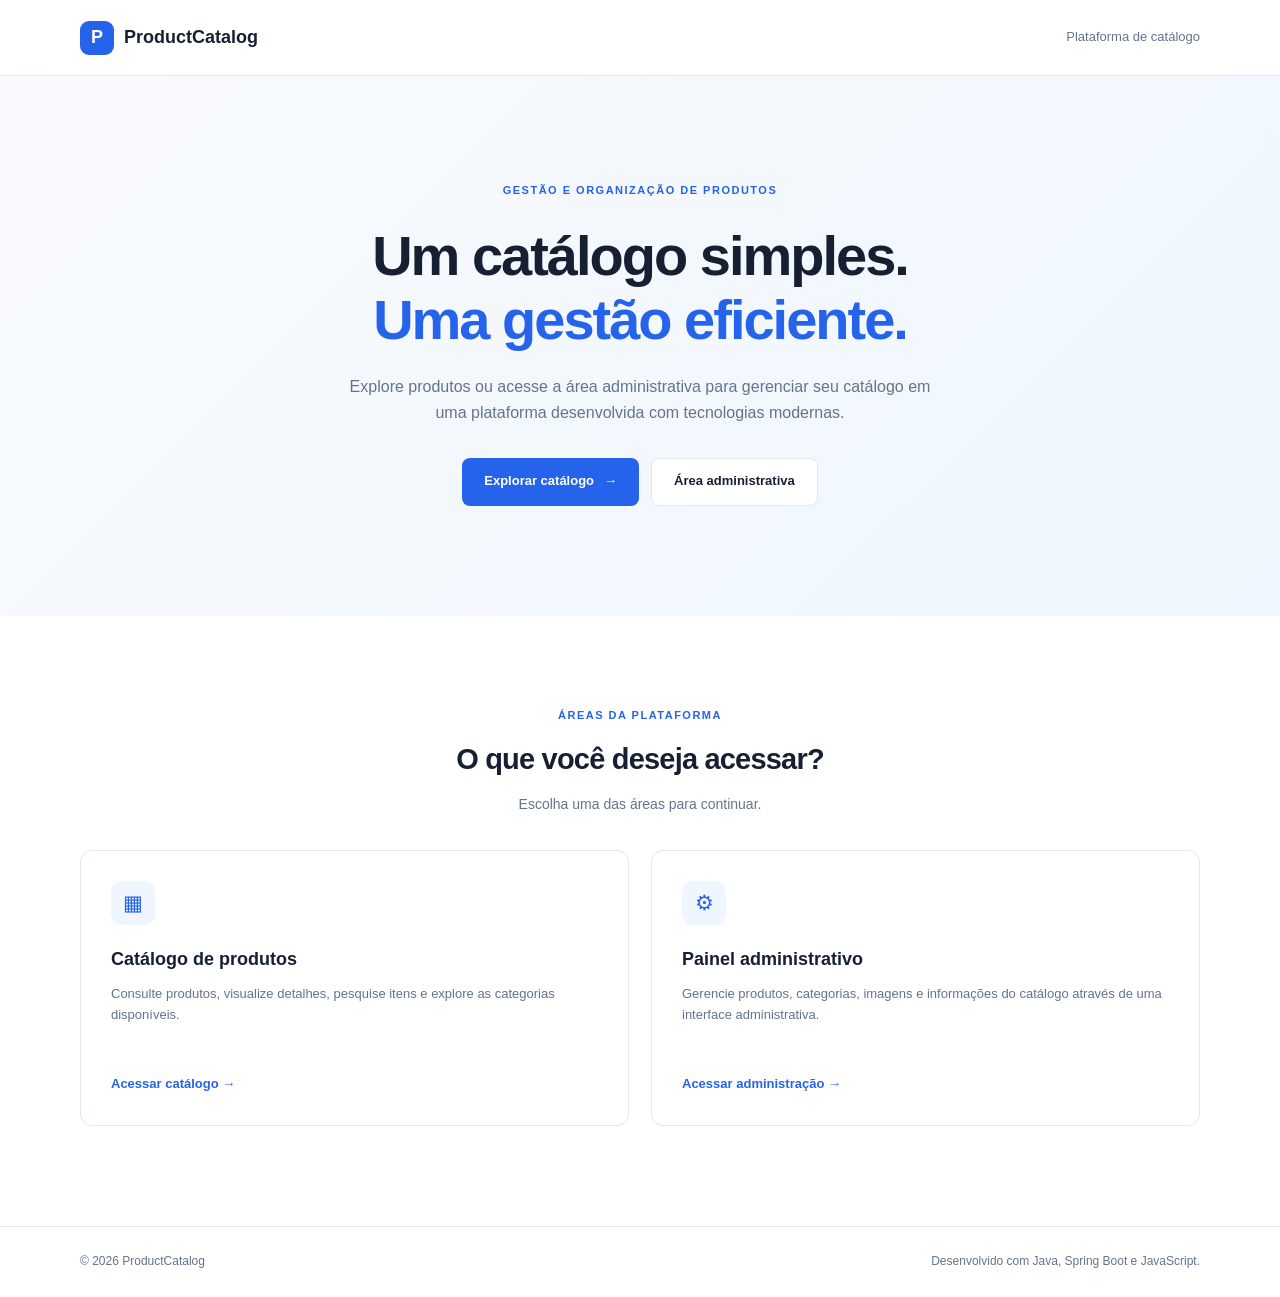
<file: index.html>
<!DOCTYPE html>
<html lang="pt-BR">

<head>
    <meta charset="UTF-8">
    <meta name="viewport" content="width=device-width, initial-scale=1.0">

    <meta name="description"
        content="ProductCatalog - Uma plataforma de gerenciamento e exposição de catálogos de produtos.">

    <meta name="theme-color" content="#2563eb">

    <title>ProductCatalog | Plataforma de Catálogo</title>

    <link rel="stylesheet" href="./assets/css/style.css">
</head>

<body>

    <header class="header">
        <div class="container header-content">

            <a href="./index.html" class="logo">
                <span class="logo-icon">P</span>
                <span>ProductCatalog</span>
            </a>

            <span class="header-label">Plataforma de catálogo</span>

        </div>
    </header>

    <main>

        <section class="hero">
            <div class="container hero-content">

                <span class="eyebrow">GESTÃO E ORGANIZAÇÃO DE PRODUTOS</span>

                <h1>
                    Um catálogo simples.
                    <span>Uma gestão eficiente.</span>
                </h1>

                <p>
                    Explore produtos ou acesse a área administrativa
                    para gerenciar seu catálogo em uma plataforma
                    desenvolvida com tecnologias modernas.
                </p>

                <div class="actions">

                    <a href="./store/index.html" class="button button-primary">
                        Explorar catálogo
                        <span aria-hidden="true">→</span>
                    </a>

                    <a href="./admin/index.html" class="button button-secondary">
                        Área administrativa
                    </a>

                </div>

            </div>
        </section>

        <section class="features">
            <div class="container">

                <div class="section-heading">
                    <span class="eyebrow">ÁREAS DA PLATAFORMA</span>
                    <h2>O que você deseja acessar?</h2>
                    <p>Escolha uma das áreas para continuar.</p>
                </div>

                <div class="feature-grid">

                    <article class="feature-card">

                        <div class="feature-icon">▦</div>

                        <h3>Catálogo de produtos</h3>

                        <p>
                            Consulte produtos, visualize detalhes,
                            pesquise itens e explore as categorias
                            disponíveis.
                        </p>

                        <a href="./store/index.html" class="card-link">
                            Acessar catálogo →
                        </a>

                    </article>

                    <article class="feature-card">

                        <div class="feature-icon">⚙</div>

                        <h3>Painel administrativo</h3>

                        <p>
                            Gerencie produtos, categorias, imagens
                            e informações do catálogo através de
                            uma interface administrativa.
                        </p>

                        <a href="./admin/index.html" class="card-link">
                            Acessar administração →
                        </a>

                    </article>

                </div>

            </div>
        </section>

    </main>

    <footer class="footer">
        <div class="container footer-content">

            <span>© 2026 ProductCatalog</span>

            <span>Desenvolvido com Java, Spring Boot e JavaScript.</span>

        </div>
    </footer>

</body>

</html>
</file>
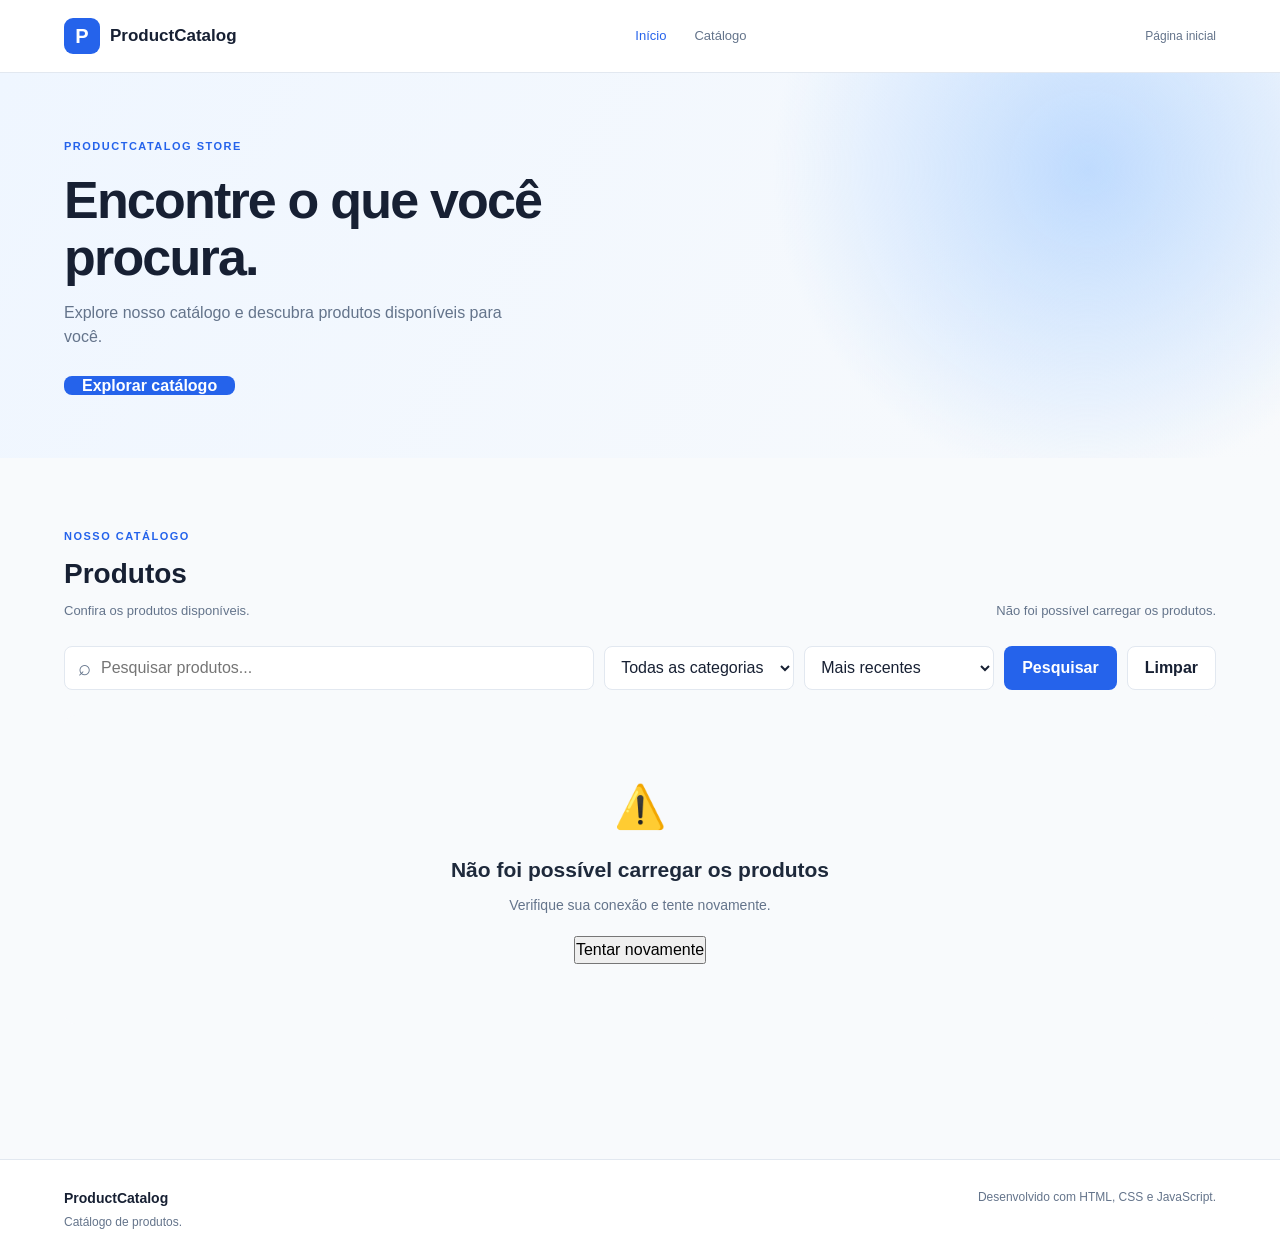
<file: store/index.html>
<!DOCTYPE html>
<html lang="pt-BR">

<head>
    <meta charset="UTF-8">
    <meta name="viewport" content="width=device-width, initial-scale=1.0">

    <meta name="description"
          content="Explore o catálogo de produtos da ProductCatalog.">

    <title>ProductCatalog | Loja</title>

    <link rel="stylesheet" href="./css/style.css">
    <link rel="stylesheet" href="./css/layout.css">
    <link rel="stylesheet" href="./css/responsive.css">

    <script type="module" src="./js/app.js"></script>
</head>

<body>

    <header class="site-header">
        <div class="header-container">

            <a href="./index.html" class="brand">
                <span class="brand-icon">P</span>
                <span>ProductCatalog</span>
            </a>

            <nav class="header-navigation">
                <a href="./index.html" class="active">Início</a>
                <a href="#catalog">Catálogo</a>
            </nav>

            <a href="../" class="header-link">
                Página inicial
            </a>

        </div>
    </header>

    <main>

        <section class="hero">
            <div class="hero-content">
                <span class="eyebrow">PRODUCTCATALOG STORE</span>

                <h1>Encontre o que você procura.</h1>

                <p>
                    Explore nosso catálogo e descubra produtos
                    disponíveis para você.
                </p>

                <a href="#catalog" class="primary-button">
                    Explorar catálogo
                </a>
            </div>
        </section>

        <section class="catalog-section" id="catalog">

            <div class="section-heading">
                <div>
                    <span class="eyebrow">NOSSO CATÁLOGO</span>
                    <h2>Produtos</h2>
                    <p>Confira os produtos disponíveis.</p>
                </div>

                <span class="product-count" id="product-count">
                    Carregando...
                </span>
            </div>

            <div class="catalog-toolbar">

                <div class="search-box">
                    <span>⌕</span>
                    <input
                        type="search"
                        id="search-input"
                        placeholder="Pesquisar produtos..."
                        aria-label="Pesquisar produtos"
                    >
                </div>

                <select id="category-filter" aria-label="Filtrar por categoria">
                    <option value="">Todas as categorias</option>
                </select>

                <select id="sort-select" aria-label="Ordenar produtos">

                    <option value="createdAt,desc">Mais recentes</option>

                    <option value="name,asc">Nome: A–Z</option>

                    <option value="price,asc">Menor preço</option>

                    <option value="price,desc">Maior preço</option>

               </select>

                <button type="button" id="search-button" class="primary-button">
                    Pesquisar
                </button>

                <button type="button" id="clear-button" class="secondary-button">
                    Limpar
                </button>

            </div>

            <div id="catalog-message" class="catalog-message" hidden>
                <div class="message-icon" id="message-icon">📦</div>
                <h3 id="message-title">Nenhum produto encontrado</h3>
                <p id="message-description">
                Não encontramos produtos para exibir.
                </p>
                <button id="retry-button" class="btn-primary" hidden>
                Tentar novamente
                </button>
            </div>
    

            <div class="product-grid" id="product-grid"></div>

            <nav class="pagination" id="pagination" aria-label="Paginação"></nav>

        </section>

    </main>

    <footer class="site-footer">
        <div>
            <strong>ProductCatalog</strong>
            <p>Catálogo de produtos.</p>
        </div>

        <span>Desenvolvido com HTML, CSS e JavaScript.</span>
    </footer>

</body>
</html>
</file>
<file: assets/css/style.css>
:root {
    --primary: #2563eb;
    --primary-dark: #1d4ed8;
    --text: #172033;
    --muted: #64748b;
    --background: #ffffff;
    --surface: #f8fafc;
    --border: #e2e8f0;
}

* {
    margin: 0;
    padding: 0;
    box-sizing: border-box;
}

body {
    font-family: Arial, Helvetica, sans-serif;
    color: var(--text);
    background: var(--background);
    line-height: 1.6;
}

a {
    color: inherit;
    text-decoration: none;
}

.container {
    width: min(1120px, calc(100% - 40px));
    margin: 0 auto;
}

/* HEADER */

.header {
    height: 76px;
    border-bottom: 1px solid var(--border);
    background: white;
}

.header-content {
    height: 100%;
    display: flex;
    align-items: center;
    justify-content: space-between;
}

.logo {
    display: flex;
    align-items: center;
    gap: 10px;
    font-size: 18px;
    font-weight: 700;
}

.logo-icon {
    width: 34px;
    height: 34px;
    display: grid;
    place-items: center;
    color: white;
    background: var(--primary);
    border-radius: 9px;
}

.header-label {
    color: var(--muted);
    font-size: 13px;
}

/* HERO */

.hero {
    padding: 100px 0 110px;
    background: linear-gradient(135deg, #f8fafc, #eff6ff);
    text-align: center;
}

.hero-content {
    max-width: 760px;
}

.eyebrow {
    color: var(--primary);
    font-size: 11px;
    font-weight: 700;
    letter-spacing: 1.5px;
}

.hero h1 {
    margin: 22px 0;
    font-size: clamp(36px, 5vw, 56px);
    line-height: 1.15;
    letter-spacing: -2px;
}

.hero h1 span {
    display: block;
    color: var(--primary);
}

.hero p {
    max-width: 590px;
    margin: 0 auto;
    color: var(--muted);
    font-size: 16px;
}

.actions {
    display: flex;
    justify-content: center;
    flex-wrap: wrap;
    gap: 12px;
    margin-top: 32px;
}

.button {
    display: inline-flex;
    align-items: center;
    justify-content: center;
    gap: 10px;
    min-height: 48px;
    padding: 0 22px;
    border-radius: 8px;
    font-size: 13px;
    font-weight: 700;
    transition: 0.2s;
}

.button-primary {
    color: white;
    background: var(--primary);
}

.button-primary:hover {
    background: var(--primary-dark);
    transform: translateY(-2px);
}

.button-secondary {
    color: var(--text);
    background: white;
    border: 1px solid var(--border);
}

.button-secondary:hover {
    border-color: var(--primary);
    color: var(--primary);
}

/* FEATURES */

.features {
    padding: 85px 0 100px;
}

.section-heading {
    margin-bottom: 35px;
    text-align: center;
}

.section-heading h2 {
    margin: 10px 0;
    font-size: 29px;
    letter-spacing: -0.8px;
}

.section-heading p {
    color: var(--muted);
    font-size: 14px;
}

.feature-grid {
    display: grid;
    grid-template-columns: repeat(2, 1fr);
    gap: 22px;
}

.feature-card {
    padding: 30px;
    border: 1px solid var(--border);
    border-radius: 12px;
    background: white;
    transition: 0.2s;
}

.feature-card:hover {
    border-color: #bfdbfe;
    transform: translateY(-3px);
    box-shadow: 0 12px 30px rgba(15, 23, 42, 0.05);
}

.feature-icon {
    width: 44px;
    height: 44px;
    display: grid;
    place-items: center;
    margin-bottom: 20px;
    border-radius: 10px;
    color: var(--primary);
    background: #eff6ff;
    font-size: 21px;
}

.feature-card h3 {
    margin-bottom: 10px;
    font-size: 18px;
}

.feature-card p {
    min-height: 70px;
    color: var(--muted);
    font-size: 13px;
}

.card-link {
    display: inline-block;
    margin-top: 20px;
    color: var(--primary);
    font-size: 13px;
    font-weight: 700;
}

.card-link:hover {
    color: var(--primary-dark);
}

/* FOOTER */

.footer {
    padding: 25px 0;
    border-top: 1px solid var(--border);
}

.footer-content {
    display: flex;
    justify-content: space-between;
    gap: 15px;
    color: var(--muted);
    font-size: 12px;
}

/* RESPONSIVE */

@media (max-width: 650px) {

    .header-label {
        display: none;
    }

    .hero {
        padding: 75px 0;
    }

    .hero h1 {
        letter-spacing: -1px;
    }

    .hero p {
        font-size: 14px;
    }

    .actions {
        flex-direction: column;
    }

    .button {
        width: 100%;
    }

    .features {
        padding: 65px 0;
    }

    .feature-grid {
        grid-template-columns: 1fr;
    }

    .feature-card p {
        min-height: auto;
    }

    .footer-content {
        flex-direction: column;
        text-align: center;
    }
}
</file>
<file: store/css/style.css>
:root {
    --primary: #2563eb;
    --primary-dark: #1d4ed8;
    --background: #f8fafc;
    --surface: #ffffff;
    --text: #172033;
    --muted: #64748b;
    --border: #e2e8f0;
    --success: #15803d;
    --danger: #b91c1c;
    --radius: 12px;
}

* {
    box-sizing: border-box;
    margin: 0;
    padding: 0;
}

html {
    scroll-behavior: smooth;
}

body {
    background: var(--background);
    color: var(--text);
    font-family: Arial, Helvetica, sans-serif;
    line-height: 1.5;
}

button,
input,
select {
    font: inherit;
}

button,
a {
    -webkit-tap-highlight-color: transparent;
}

a {
    color: inherit;
    text-decoration: none;
}

button {
    cursor: pointer;
}

.brand {
    display: inline-flex;
    align-items: center;
    gap: 10px;
    font-size: 17px;
    font-weight: 700;
}

.brand-icon {
    display: grid;
    place-items: center;
    width: 36px;
    height: 36px;
    border-radius: 9px;
    background: var(--primary);
    color: white;
    font-size: 20px;
}

.eyebrow {
    color: var(--primary);
    font-size: 11px;
    font-weight: 700;
    letter-spacing: 1.5px;
}

.primary-button,
.secondary-button {
    min-height: 42px;
    padding: 0 17px;
    border-radius: 8px;
    font-weight: 600;
    border: 1px solid transparent;
}

.primary-button {
    background: var(--primary);
    color: white;
}

.primary-button:hover {
    background: var(--primary-dark);
}

.secondary-button {
    background: white;
    color: var(--text);
    border-color: var(--border);
}

.secondary-button:hover {
    background: #f1f5f9;
}

.catalog-message {
    width: 100%;
    padding: 60px 20px;
    text-align: center;
    border-radius: 12px;
    background-color: #f8fafc;
    margin: 20px 0;
}

.catalog-message[hidden] {
    display: none;
}

.message-icon {
    font-size: 42px;
    margin-bottom: 16px;
}

.catalog-message h3 {
    font-size: 21px;
    color: #1e293b;
    margin-bottom: 10px;
}

.catalog-message p {
    color: #64748b;
    font-size: 14px;
    margin-bottom: 20px;
}

.catalog-message button[hidden] {
    display: none;
}

.catalog-message.error {
    color: var(--danger);
}

.product-count {
    color: var(--muted);
    font-size: 13px;
}

.site-footer {
    display: flex;
    justify-content: space-between;
    gap: 20px;
    padding: 28px max(5%, calc((100% - 1200px) / 2));
    border-top: 1px solid var(--border);
    background: white;
    color: var(--muted);
    font-size: 12px;
}

.site-footer strong {
    color: var(--text);
    font-size: 14px;
}

.site-footer p {
    margin-top: 4px;
}

[hidden] {
    display: none !important;
}
</file>
<file: store/css/layout.css>
.header-container {
    max-width: 1200px;
    min-height: 72px;
    margin: auto;
    padding: 0 24px;

    display: flex;
    align-items: center;
    justify-content: space-between;
    gap: 25px;
}

.site-header {
    position: sticky;
    top: 0;
    z-index: 10;
    background: white;
    border-bottom: 1px solid var(--border);
}

.header-navigation {
    display: flex;
    align-items: center;
    gap: 28px;
    color: var(--muted);
    font-size: 13px;
}

.header-navigation a:hover,
.header-navigation a.active {
    color: var(--primary);
}

.header-link {
    font-size: 12px;
    color: var(--muted);
}

.hero {
    min-height: 340px;
    display: flex;
    align-items: center;
    background:
        radial-gradient(circle at 85% 25%, #bfdbfe 0, transparent 28%),
        linear-gradient(120deg, #eff6ff, #f8fafc);
}

.hero-content {
    width: 100%;
    max-width: 1200px;
    margin: auto;
    padding: 60px 24px;
}

.hero h1 {
    max-width: 600px;
    margin: 15px 0;
    font-size: clamp(34px, 5vw, 52px);
    line-height: 1.1;
    letter-spacing: -1.8px;
}

.hero p {
    max-width: 480px;
    margin-bottom: 25px;
    color: var(--muted);
    font-size: 16px;
}

.catalog-section {
    max-width: 1200px;
    margin: auto;
    padding: 65px 24px 80px;
}

.section-heading {
    display: flex;
    align-items: end;
    justify-content: space-between;
    gap: 20px;
    margin-bottom: 25px;
}

.section-heading h2 {
    margin: 6px 0;
    font-size: 28px;
}

.section-heading p {
    color: var(--muted);
    font-size: 13px;
}

.catalog-toolbar {
    display: flex;
    gap: 10px;
    margin-bottom: 25px;
}

.search-box {
    flex: 1;
    display: flex;
    align-items: center;
    gap: 10px;
    min-width: 180px;
    padding: 0 13px;
    border: 1px solid var(--border);
    border-radius: 8px;
    background: white;
}

.search-box span {
    color: var(--muted);
    font-size: 22px;
}

.search-box input {
    width: 100%;
    height: 42px;
    border: 0;
    outline: none;
    background: transparent;
}

.catalog-toolbar select {
    min-width: 190px;
    padding: 0 12px;
    border: 1px solid var(--border);
    border-radius: 8px;
    background: white;
    color: var(--text);
}

.product-grid {
    display: grid;
    grid-template-columns: repeat(4, minmax(0, 1fr));
    gap: 20px;
}

.product-card {
    min-width: 0;
    overflow: hidden;
    border: 1px solid var(--border);
    border-radius: var(--radius);
    background: white;
    transition: transform .2s, box-shadow .2s;
}

.product-card:hover {
    transform: translateY(-3px);
    box-shadow: 0 10px 25px #0f172a0d;
}

.product-image {
    width: 100%;
    aspect-ratio: 4 / 3;
    object-fit: cover;
    background: #f1f5f9;
    display: block;
}

.product-info {
    padding: 16px;
}

.product-category {
    color: var(--primary);
    font-size: 11px;
    font-weight: 700;
    text-transform: uppercase;
}

.product-name {
    margin: 7px 0;
    font-size: 15px;
    font-weight: 700;
}

.product-description {
    min-height: 38px;
    color: var(--muted);
    font-size: 12px;
}

.product-price {
    margin-top: 15px;
    font-size: 19px;
    font-weight: 700;
}

.product-stock {
    margin-top: 5px;
    color: var(--success);
    font-size: 11px;
}

.product-stock.unavailable {
    color: var(--danger);
}

.product-details-link {
    display: block;
    margin-top: 14px;
    padding: 10px;
    border-radius: 7px;
    background: #eff6ff;
    color: var(--primary);
    text-align: center;
    font-size: 12px;
    font-weight: 700;
}

.product-details-link:hover {
    background: #dbeafe;
}

.pagination {
    display: flex;
    justify-content: center;
    align-items: center;
    gap: 8px;
    margin-top: 35px;
}

.pagination button {
    min-width: 36px;
    height: 36px;
    padding: 0 10px;
    border: 1px solid var(--border);
    border-radius: 7px;
    background: white;
}

.pagination button.active {
    background: var(--primary);
    color: white;
    border-color: var(--primary);
}

.pagination button:disabled {
    opacity: .4;
    cursor: not-allowed;
}


.product-image-container {
    position: relative;
    overflow: hidden;
    background: #f1f5f9;
    aspect-ratio: 4 / 3;
}

.product-image-container .product-image {
    height: 100%;
}

.product-image-placeholder {
    width: 100%;
    height: 100%;
    min-height: 150px;
    display: grid;
    place-items: center;
    color: #94a3b8;
    font-size: 12px;
    background: #f1f5f9;
}
</file>
<file: store/css/responsive.css>
@media (max-width: 900px) {
    .product-grid {
        grid-template-columns: repeat(3, minmax(0, 1fr));
    }

    .catalog-toolbar {
        flex-wrap: wrap;
    }

    .search-box {
        flex-basis: 100%;
    }
}

@media (max-width: 650px) {
    .header-container {
        min-height: 64px;
        padding: 0 16px;
    }

    .header-navigation {
        display: none;
    }

    .header-link {
        font-size: 11px;
    }

    .hero {
        min-height: 300px;
    }

    .hero-content {
        padding: 45px 20px;
    }

    .hero h1 {
        font-size: 36px;
    }

    .catalog-section {
        padding: 45px 16px 60px;
    }

    .section-heading {
        align-items: start;
        flex-direction: column;
    }

    .catalog-toolbar {
        display: grid;
        grid-template-columns: 1fr 1fr;
    }

    .search-box {
        grid-column: 1 / -1;
    }

    .catalog-toolbar select {
        min-width: 0;
        width: 100%;
        min-height: 42px;
    }

    .product-grid {
        grid-template-columns: repeat(2, minmax(0, 1fr));
        gap: 12px;
    }

    .product-info {
        padding: 12px;
    }

    .product-name {
        font-size: 13px;
    }

    .product-price {
        font-size: 16px;
    }

    .product-description {
        font-size: 11px;
    }

    .product-stock {
        font-size: 10px;
    }

    .pagination {
        flex-wrap: wrap;
    }

    .site-footer {
        flex-direction: column;
        padding: 24px 16px;
    }
}

@media (max-width: 380px) {
    .product-grid {
        grid-template-columns: 1fr;
    }

    .catalog-toolbar {
        grid-template-columns: 1fr;
    }

    .search-box {
        grid-column: auto;
    }
}
</file>
